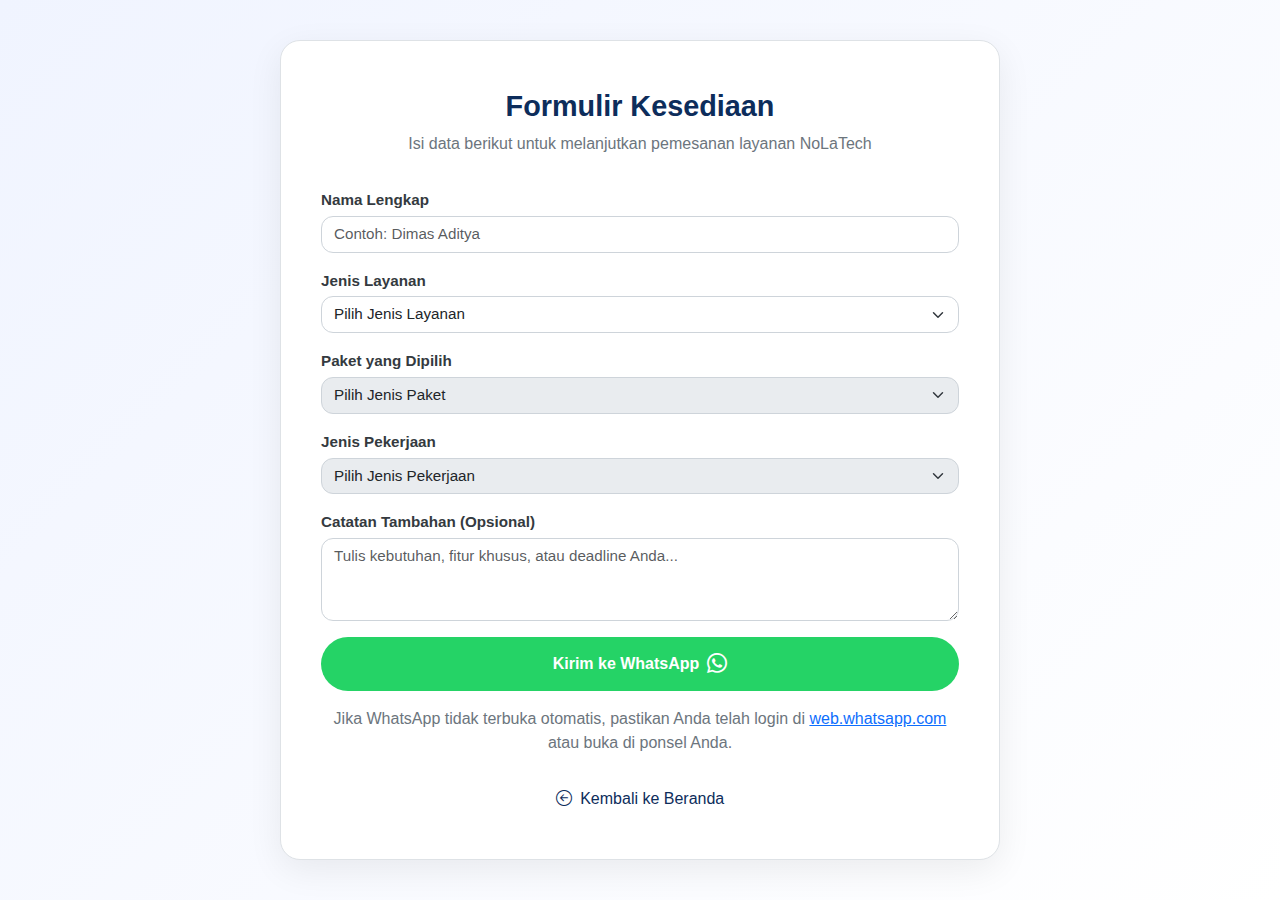
<file: formulir.html>
<!DOCTYPE html>
<html lang="id">
<head>
  <meta charset="UTF-8" />
  <meta name="viewport" content="width=device-width, initial-scale=1.0" />
  <title>NoLaTech - Formulir Kesediaan</title>
  <link rel="icon" href="assets/images/NLRBG.ico" type="image/x-icon">
  <link href="https://cdn.jsdelivr.net/npm/bootstrap@5.3.3/dist/css/bootstrap.min.css" rel="stylesheet" />
  <link href="https://cdn.jsdelivr.net/npm/bootstrap-icons/font/bootstrap-icons.css" rel="stylesheet" />
  <style>
    body {
      background: linear-gradient(135deg, #f0f4ff, #ffffff);
      min-height: 100vh;
      display: flex;
      align-items: center;
      justify-content: center;
      padding: 2rem;
      font-family: "Segoe UI", sans-serif;
    }

    .form-container {
      width: 100%;
      max-width: 720px;
      background: #ffffff;
      padding: 3rem 2.5rem;
      border-radius: 20px;
      box-shadow: 0 10px 35px rgba(0, 0, 0, 0.07);
      border: 1px solid #dee2e6;
      animation: fadeIn 0.6s ease;
    }

    .form-container h2 {
      font-weight: 800;
      color: #0d2d5b;
      font-size: 1.8rem;
      margin-bottom: 0.5rem;
    }

    .form-container p {
      color: #6c757d;
      font-size: 1rem;
      margin-bottom: 2rem;
    }

    .form-label {
      font-weight: 600;
      color: #343a40;
      font-size: 0.95rem;
      margin-bottom: 0.25rem;
    }

    .form-control,
    .form-select,
    textarea {
      border-radius: 12px;
      border: 1px solid #ced4da;
      transition: all 0.3s ease;
      font-size: 0.95rem;
    }

    .form-control:hover,
    .form-select:hover,
    textarea:hover {
      border-color: #a0c4ff;
    }

    .form-control:focus,
    .form-select:focus,
    textarea:focus {
      border-color: #0d6efd;
      box-shadow: 0 0 0 0.25rem rgba(13, 110, 253, 0.12);
    }

    .btn-whatsapp {
      display: inline-flex;
      align-items: center;
      justify-content: center;
      gap: 0.5rem;
      font-weight: 600;
      font-size: 1rem;
      padding: 0.75rem 1rem;
      border-radius: 50px;
      transition: all 0.3s ease;
      background-color: #25d366;
      color: #ffffff;
      border: none;
    }

    .btn-whatsapp:hover {
      background-color: #1ebe5d;
      box-shadow: 0 4px 10px rgba(37, 211, 102, 0.3);
      transform: translateY(-1px);
    }

    .btn-whatsapp i {
      font-size: 1.25rem;
      transition: transform 0.3s ease;
    }

    .btn-whatsapp:hover i {
      transform: rotate(10deg) scale(1.1);
    }

    .btn-back {
      margin-top: 1.5rem;
      display: block;
      text-align: center;
      color: #0d2d5b;
      font-weight: 500;
      text-decoration: none;
      transition: color 0.2s ease;
    }

    .btn-back:hover {
      color: #084298;
      text-decoration: underline;
    }

    .info-wa {
      font-size: 0.875rem;
      color: #6c757d;
      text-align: center;
      margin-top: 1rem;
    }

    @keyframes fadeIn {
      from {
        opacity: 0;
        transform: translateY(20px);
      }
      to {
        opacity: 1;
        transform: translateY(0);
      }
    }

    @media (max-width: 576px) {
      .form-container {
        padding: 2rem 1.5rem;
      }

      .form-container h2 {
        font-size: 1.5rem;
      }
    }

    /* === FINAL DARK MODE SUPPORT FOR FORMULIR === */
    @media (prefers-color-scheme: dark) {
      body {
        background: linear-gradient(135deg, #0a0f1a, #111827);
        color: #e2e8f0;
      }

      .form-container {
        background-color: #1e293b;
        border: 1px solid rgba(255, 255, 255, 0.08);
        box-shadow: 0 8px 30px rgba(0, 229, 255, 0.07);
      }

      .form-container h2 {
        color: #f1f5f9;
      }

      .form-container p {
        color: #94a3b8;
      }

      .form-label {
        color: #cbd5e1;
      }

      .form-control,
      .form-select,
      textarea {
        background-color: #0f172a !important;
        color: #f8fafc !important;
        border: 1px solid #334155;
      }

      .form-control::placeholder,
      textarea::placeholder {
        color: #64748b !important;
        opacity: 1 !important;
      }

      .form-control:focus,
      .form-select:focus,
      textarea:focus {
        background-color: #1e293b !important;
        border-color: #38bdf8 !important;
        box-shadow: 0 0 0 0.25rem rgba(56, 189, 248, 0.2);
        color: #ffffff !important;
      }

      .form-control:disabled,
      .form-select:disabled {
        background-color: #1e293b !important;
        color: #94a3b8 !important;
        border-color: #334155 !important;
        opacity: 0.7;
      }

      .btn-whatsapp {
        background-color: #22c55e;
        color: #0f172a;
        box-shadow: 0 4px 14px rgba(34, 197, 94, 0.25);
      }

      .btn-whatsapp:hover {
        background-color: #16a34a;
        box-shadow: 0 6px 18px rgba(34, 197, 94, 0.35);
        transform: translateY(-2px);
      }

      .btn-back {
        color: #60a5fa;
      }

      .btn-back:hover {
        color: #3b82f6;
        text-decoration: underline;
      }

      .info-wa {
        color: #9ca3af;
      }

      .info-wa a {
        color: #38bdf8;
      }

      .info-wa a:hover {
        color: #0ea5e9;
      }

      /* Autofill background fix */
      input:-webkit-autofill,
      textarea:-webkit-autofill,
      select:-webkit-autofill {
        -webkit-box-shadow: 0 0 0px 1000px #1e293b inset !important;
        box-shadow: 0 0 0px 1000px #1e293b inset !important;
        -webkit-text-fill-color: #f8fafc !important;
      }
    }   
  </style>
</head>
<body>

<div class="form-container">
  <h2 class="text-center">Formulir Kesediaan</h2>
  <p class="text-center">Isi data berikut untuk melanjutkan pemesanan layanan NoLaTech</p>

  <form id="formWa">
    <div class="mb-3">
      <label for="nama" class="form-label">Nama Lengkap</label>
      <input type="text" class="form-control" id="nama" placeholder="Contoh: Dimas Aditya" required />
    </div>

    <!-- Jenis Layanan -->
    <div class="mb-3">
      <label for="layanan" class="form-label">Jenis Layanan</label>
      <select class="form-select" id="layanan" required>
        <option value="">Pilih Jenis Layanan</option>
        <option value="website">Pembuatan Website</option>
        <option value="akademik">Layanan Akademik</option>
      </select>
    </div>

    <!-- Jenis Paket -->
    <div class="mb-3">
      <label for="paket" class="form-label">Paket yang Dipilih</label>
      <select class="form-select" id="paket" name="paket" required disabled>
        <option value="">Pilih Jenis Paket</option>
      </select>
    </div>

    <!-- Jenis Pekerjaan -->
    <div class="mb-3">
      <label for="jenis-pekerjaan" class="form-label">Jenis Pekerjaan</label>
      <select class="form-select" id="jenis-pekerjaan" name="jenis_pekerjaan" required disabled>
        <option value="">Pilih Jenis Pekerjaan</option>
      </select>
    </div>

    <div class="mb-3">
      <label for="pesan" class="form-label">Catatan Tambahan (Opsional)</label>
      <textarea class="form-control" id="pesan" rows="3" placeholder="Tulis kebutuhan, fitur khusus, atau deadline Anda..."></textarea>
    </div>

    <button type="submit" class="btn btn-primary w-100 rounded-pill btn-whatsapp">
      Kirim ke WhatsApp <i class="bi bi-whatsapp"></i>
    </button>
  </form>

  <p class="info-wa">
    Jika WhatsApp tidak terbuka otomatis, pastikan Anda telah login di <a href="https://web.whatsapp.com/" target="_blank">web.whatsapp.com</a> atau buka di ponsel Anda.
  </p>

  <a href="index.html" class="btn-back"><i class="bi bi-arrow-left-circle me-1"></i> Kembali ke Beranda</a>
</div>

<script>
  const paketOptions = {
    website: [
      { value: "Website - Basic", text: "Website - Basic (Rp250.000 – Rp1.000.000)" },
      { value: "Website - Standar", text: "Website - Standar (Rp1.500.000 – Rp3.000.000)" }
    ],
    akademik: [
      { value: "Akademik - Smart Paper", text: "Smart Paper (Rp5.000 – Rp400.000)" },
      { value: "Akademik - Visual Scholar", text: "Visual Scholar (Rp15.000 – Rp500.000)" }
    ]
  };

  const pekerjaanOptions = {
    "Website - Basic": [
      "Personal Branding / Portofolio Pribadi",
      "UMKM (Usaha Mikro Kecil Menengah)",
      "Promosi Produk atau Jasa"
    ],
    "Website - Standar": [
      "Usaha Kecil dan Menengah (UKM) / Bisnis Digital",
      "Promosi Jasa Profesional",
      "Company Profile"
    ],
    "Akademik - Smart Paper": [
      "Penulisan artikel & jurnal",
      "Review / ringkasan jurnal",
      "Formatting sesuai panduan",
      "Cek plagiarisme / Turunkan plagiarisme"
    ],
    "Akademik - Visual Scholar": [
      "Desain presentasi PowerPoint / Canva",
      "Editing video tugas & konten",
      "Ide konten & desain feeds",
      "Infografis & visual akademik"
    ]
  };

  const layananSelect = document.getElementById("layanan");
  const paketSelect = document.getElementById("paket");
  const pekerjaanSelect = document.getElementById("jenis-pekerjaan");

  layananSelect.addEventListener("change", () => {
    const jenis = layananSelect.value;

    paketSelect.innerHTML = '<option value="">Pilih Jenis Paket</option>';
    pekerjaanSelect.innerHTML = '<option value="">Pilih Jenis Pekerjaan</option>';
    pekerjaanSelect.disabled = true;

    if (!jenis || !paketOptions[jenis]) {
      paketSelect.disabled = true;
      return;
    }

    paketOptions[jenis].forEach(opt => {
      const option = document.createElement("option");
      option.value = opt.value;
      option.textContent = opt.text;
      paketSelect.appendChild(option);
    });
    paketSelect.disabled = false;
  });

  paketSelect.addEventListener("change", () => {
    const paket = paketSelect.value;
    pekerjaanSelect.innerHTML = '<option value="">Pilih Jenis Pekerjaan</option>';

    if (!paket || !pekerjaanOptions[paket]) {
      pekerjaanSelect.disabled = true;
      return;
    }

    pekerjaanOptions[paket].forEach(item => {
      const opt = document.createElement("option");
      opt.value = item;
      opt.textContent = item;
      pekerjaanSelect.appendChild(opt);
    });
    pekerjaanSelect.disabled = false;
  });

  document.getElementById("formWa").addEventListener("submit", function (e) {
    e.preventDefault();

    const nama = document.getElementById("nama").value.trim();
    const layanan = layananSelect.options[layananSelect.selectedIndex].text;
    const paket = paketSelect.value;
    const pekerjaan = pekerjaanSelect.value;
    const pesan = document.getElementById("pesan").value.trim();
    const nomor = "6285855017514"; // Ganti dengan nomor WA Anda

    if (!layananSelect.value || !paket || !pekerjaan) {
      alert("Silakan lengkapi semua pilihan terlebih dahulu.");
      return;
    }

    const message = `Halo NoLaTech,%0ASaya *${nama}* bersedia menggunakan layanan NoLaTech.%0A%0A📁 Jenis Layanan: *${layanan}*%0A📦 Paket: *${paket}*%0A💼 Jenis Pekerjaan: *${pekerjaan}*%0A📝 Catatan: ${pesan || "-"}%0A%0ATerima kasih.`;
    const url = `https://api.whatsapp.com/send?phone=${nomor}&text=${message}`;
    window.open(url, '_blank');
  });
</script>

</body>
</html>
</file>
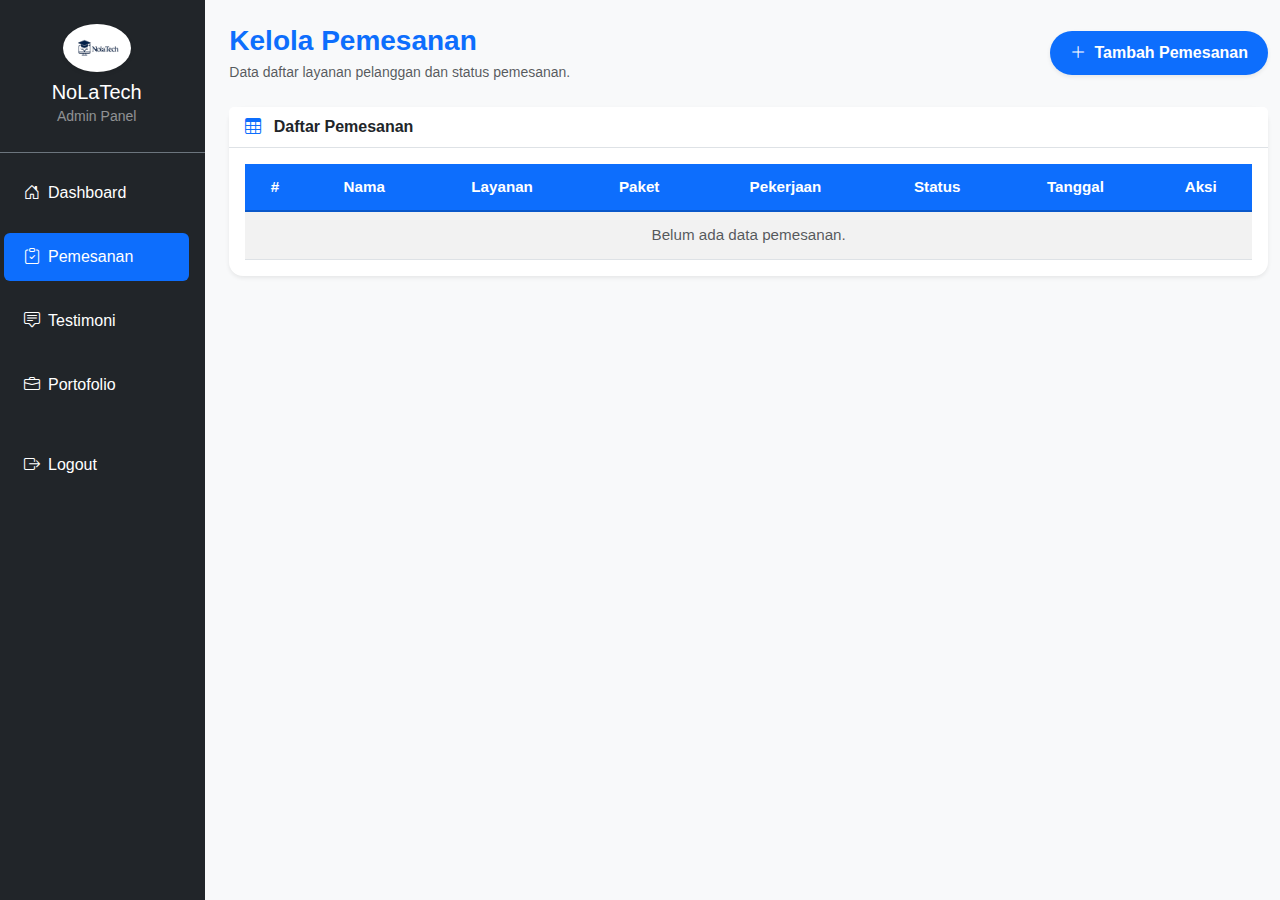
<file: admin/data-pemesanan.html>
<!DOCTYPE html>
<html lang="id">

<head>
  <meta charset="UTF-8" />
  <meta name="viewport" content="width=device-width, initial-scale=1.0" />
  <title>NoLaTech | Kelola Pemesanan</title>
  <link rel="icon" href="../assets/images/NLRBG.ico" type="image/x-icon" />
  <link href="https://cdn.jsdelivr.net/npm/bootstrap@5.3.3/dist/css/bootstrap.min.css" rel="stylesheet" />
  <link href="https://cdn.jsdelivr.net/npm/bootstrap-icons/font/bootstrap-icons.css" rel="stylesheet" />
  <link href="css/admin-style.css" rel="stylesheet" />
</head>

<body>
  <div class="container-fluid">
    <div class="row">
      <!-- Sidebar -->
      <aside class="col-md-3 col-lg-2 bg-dark sidebar text-white p-0">
        <div class="text-center py-4 border-bottom border-secondary">
          <div class="bg-white rounded-circle d-inline-block p-1 shadow-sm">
            <img src="../assets/images/LOGONEW.png" alt="NoLaTech Logo" width="60" class="rounded" />
          </div>
          <h5 class="mb-0 mt-2">NoLaTech</h5>
          <small class="text-white-50">Admin Panel</small>
        </div>
        <ul class="nav flex-column px-3 py-3">
          <li class="nav-item mb-2">
            <a href="dashboard.html" class="nav-link text-white">
              <i class="bi bi-house-door me-2"></i> Dashboard
            </a>
          </li>
          <li class="nav-item mb-2">
            <a href="data-pemesanan.html" class="nav-link active text-white bg-primary rounded">
              <i class="bi bi-clipboard-check me-2"></i> Pemesanan
            </a>
          </li>
          <li class="nav-item mb-2">
            <a href="data-testimoni.html" class="nav-link text-white">
              <i class="bi bi-chat-square-text me-2"></i> Testimoni
            </a>
          </li>
          <li class="nav-item mb-2">
            <a href="data-portofolio.html" class="nav-link text-white">
              <i class="bi bi-briefcase me-2"></i> Portofolio
            </a>
          </li>
          <li class="nav-item mt-3">
            <a href="login.html" class="nav-link text-white">
              <i class="bi bi-box-arrow-right me-2"></i> Logout
            </a>
          </li>
        </ul>
      </aside>

      <!-- Main Content -->
      <main class="col-md-9 col-lg-10 px-4 py-4">
        <div class="d-flex justify-content-between align-items-center mb-4">
          <div>
            <h3 class="fw-bold text-primary mb-1">Kelola Pemesanan</h3>
            <p class="text-muted small mb-0">Data daftar layanan pelanggan dan status pemesanan.</p>
          </div>
          <button class="btn btn-success shadow-sm" id="addOrderBtn">
            <i class="bi bi-plus-lg me-1"></i> Tambah Pemesanan
          </button>
        </div>

        <!-- Tabel Pemesanan -->
        <div class="card border-0 shadow-sm mb-5">
          <div class="card-header bg-white fw-semibold border-bottom">
            <i class="bi bi-table me-2 text-primary"></i> Daftar Pemesanan
          </div>
          <div class="card-body table-responsive">
            <table class="table table-striped align-middle mb-0">
              <thead class="table-dark">
                <tr>
                  <th>#</th>
                  <th>Nama</th>
                  <th>Layanan</th>
                  <th>Paket</th>
                  <th>Pekerjaan</th>
                  <th>Status</th>
                  <th>Tanggal</th>
                  <th>Aksi</th>
                </tr>
              </thead>
              <tbody id="order-list">
                <!-- Diisi oleh JS -->
              </tbody>
            </table>
          </div>
        </div>
      </main>
    </div>
  </div>

  <!-- Modal Tambah/Edit -->
  <div class="modal fade" id="orderModal" tabindex="-1" aria-labelledby="orderModalLabel" aria-hidden="true">
    <div class="modal-dialog">
      <div class="modal-content shadow">
        <div class="modal-header bg-primary text-white">
          <h5 class="modal-title" id="orderModalLabel">Tambah Pemesanan</h5>
          <button type="button" class="btn-close btn-close-white" data-bs-dismiss="modal" aria-label="Tutup"></button>
        </div>
        <div class="modal-body">
          <form id="orderForm">
            <div class="mb-3">
              <label for="customerName" class="form-label">Nama Pelanggan</label>
              <input type="text" class="form-control" id="customerName" required />
            </div>
            <div class="mb-3">
              <label for="orderService" class="form-label">Jenis Layanan</label>
              <select class="form-select" id="orderService" required>
                <option value="" disabled selected>Pilih Layanan</option>
                <option value="website">Pembuatan Website</option>
                <option value="akademik">Layanan Akademik</option>
              </select>
            </div>
            <div class="mb-3">
              <label for="orderPackage" class="form-label">Paket</label>
              <input type="text" class="form-control" id="orderPackage" />
            </div>
            <div class="mb-3">
              <label for="orderJob" class="form-label">Jenis Pekerjaan</label>
              <input type="text" class="form-control" id="orderJob" />
            </div>
            <div class="mb-3">
              <label for="orderStatus" class="form-label">Status</label>
              <select class="form-select" id="orderStatus" required>
                <option value="pending">Pending</option>
                <option value="completed">Selesai</option>
              </select>
            </div>
            <div class="mb-3">
              <label for="orderDate" class="form-label">Tanggal Pemesanan</label>
              <input type="date" class="form-control" id="orderDate" required />
            </div>
            <div class="d-grid">
              <button type="submit" class="btn btn-primary">
                <i class="bi bi-save me-1"></i> Simpan Pemesanan
              </button>
            </div>
          </form>
        </div>
      </div>
    </div>
  </div>

  <!-- Scripts -->
  <script src="https://cdn.jsdelivr.net/npm/bootstrap@5.3.3/dist/js/bootstrap.bundle.min.js"></script>
  <script src="js/pemesanan.js"></script>
</body>

</html>
</file>
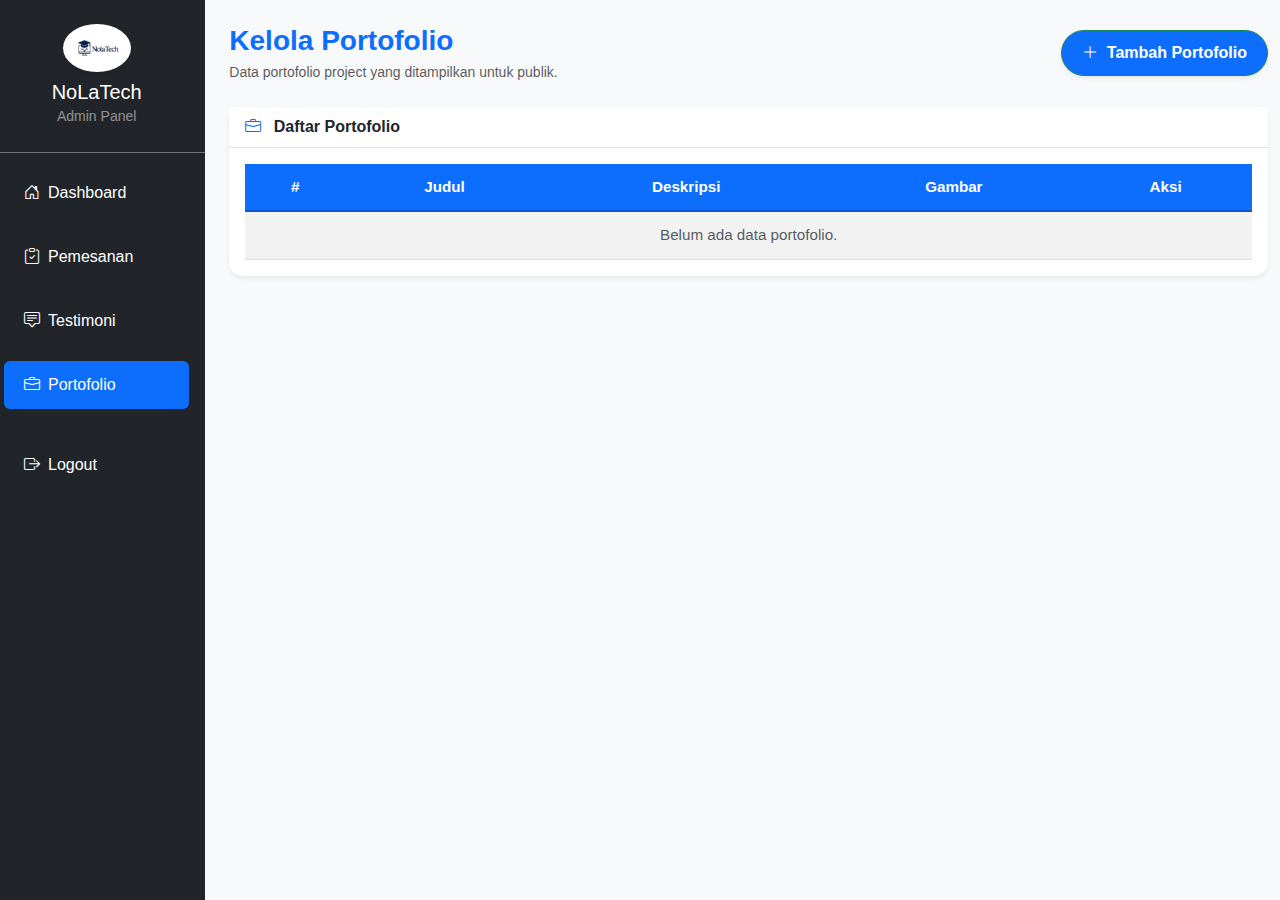
<file: admin/data-portofolio.html>
<!DOCTYPE html>
<html lang="id">
<head>
  <meta charset="UTF-8" />
  <meta name="viewport" content="width=device-width, initial-scale=1.0" />
  <title>NoLaTech | Kelola Portofolio</title>
  <link rel="icon" href="../assets/images/NLRBG.ico" type="image/x-icon" />
  <link href="https://cdn.jsdelivr.net/npm/bootstrap@5.3.3/dist/css/bootstrap.min.css" rel="stylesheet" />
  <link href="https://cdn.jsdelivr.net/npm/bootstrap-icons/font/bootstrap-icons.css" rel="stylesheet" />
  <link href="css/admin-style.css" rel="stylesheet" />
</head>

<body>
  <div class="container-fluid">
    <div class="row">
      <!-- Sidebar -->
      <aside class="col-md-3 col-lg-2 bg-dark sidebar text-white p-0">
        <div class="text-center py-4 border-bottom border-secondary">
          <div class="bg-white rounded-circle d-inline-block p-1 shadow-sm">
            <img src="../assets/images/LOGONEW.png" alt="NoLaTech Logo" width="60" class="rounded" />
          </div>
          <h5 class="mb-0 mt-2">NoLaTech</h5>
          <small class="text-white-50">Admin Panel</small>
        </div>
        <ul class="nav flex-column px-3 py-3">
          <li class="nav-item mb-2">
            <a href="dashboard.html" class="nav-link text-white">
              <i class="bi bi-house-door me-2"></i> Dashboard
            </a>
          </li>
          <li class="nav-item mb-2">
            <a href="data-pemesanan.html" class="nav-link text-white">
              <i class="bi bi-clipboard-check me-2"></i> Pemesanan
            </a>
          </li>
          <li class="nav-item mb-2">
            <a href="data-testimoni.html" class="nav-link text-white">
              <i class="bi bi-chat-square-text me-2"></i> Testimoni
            </a>
          </li>
          <li class="nav-item mb-2">
            <a href="data-portofolio.html" class="nav-link active text-white bg-primary rounded">
              <i class="bi bi-briefcase me-2"></i> Portofolio
            </a>
          </li>
          <li class="nav-item mt-3">
            <a href="login.html" class="nav-link text-white">
              <i class="bi bi-box-arrow-right me-2"></i> Logout
            </a>
          </li>
        </ul>
      </aside>

      <!-- Main Content -->
      <main class="col-md-9 col-lg-10 px-4 py-4">
        <div class="d-flex justify-content-between align-items-center mb-4">
          <div>
            <h3 class="fw-bold text-primary mb-1">Kelola Portofolio</h3>
            <p class="text-muted small mb-0">Data portofolio project yang ditampilkan untuk publik.</p>
          </div>
          <button class="btn btn-success shadow-sm" id="addPortofolioBtn">
            <i class="bi bi-plus-lg me-1"></i> Tambah Portofolio
          </button>
        </div>

        <!-- Tabel Portofolio -->
        <div class="card border-0 shadow-sm mb-5">
          <div class="card-header bg-white fw-semibold border-bottom">
            <i class="bi bi-briefcase me-2 text-primary"></i> Daftar Portofolio
          </div>
          <div class="card-body table-responsive">
            <table class="table table-striped align-middle mb-0">
              <thead class="table-dark">
                <tr>
                  <th>#</th>
                  <th>Judul</th>
                  <th>Deskripsi</th>
                  <th>Gambar</th>
                  <th>Aksi</th>
                </tr>
              </thead>
              <tbody id="portofolio-list">
                <!-- Diisi oleh JavaScript -->
              </tbody>
            </table>
          </div>
        </div>
      </main>
    </div>
  </div>

  <!-- Modal Tambah/Edit Portofolio -->
  <div class="modal fade" id="portofolioModal" tabindex="-1" aria-labelledby="portofolioModalLabel" aria-hidden="true">
    <div class="modal-dialog">
      <div class="modal-content shadow">
        <div class="modal-header bg-primary text-white">
          <h5 class="modal-title" id="portofolioModalLabel">Tambah Portofolio</h5>
          <button type="button" class="btn-close btn-close-white" data-bs-dismiss="modal" aria-label="Tutup"></button>
        </div>
        <div class="modal-body">
          <form id="portofolioForm" enctype="multipart/form-data">
            <div class="mb-3">
              <label for="portofolioTitle" class="form-label">Judul Portofolio</label>
              <input type="text" class="form-control" id="portofolioTitle" required />
            </div>
            <div class="mb-3">
              <label for="portofolioDescription" class="form-label">Deskripsi</label>
              <textarea class="form-control" id="portofolioDescription" rows="3" required></textarea>
            </div>
            <div class="mb-3">
              <label for="portofolioImage" class="form-label">Gambar</label>
              <input type="file" class="form-control" id="portofolioImage" accept="image/*" required />
            </div>
            <div class="d-grid">
              <button type="submit" class="btn btn-primary">
                <i class="bi bi-save me-1"></i> Simpan Portofolio
              </button>
            </div>
          </form>
        </div>
      </div>
    </div>
  </div>

  <!-- Script Bootstrap dan Portofolio -->
  <script src="https://cdn.jsdelivr.net/npm/bootstrap@5.3.3/dist/js/bootstrap.bundle.min.js"></script>
  <script src="js/portofolio.js"></script>
</body>
</html>
</file>
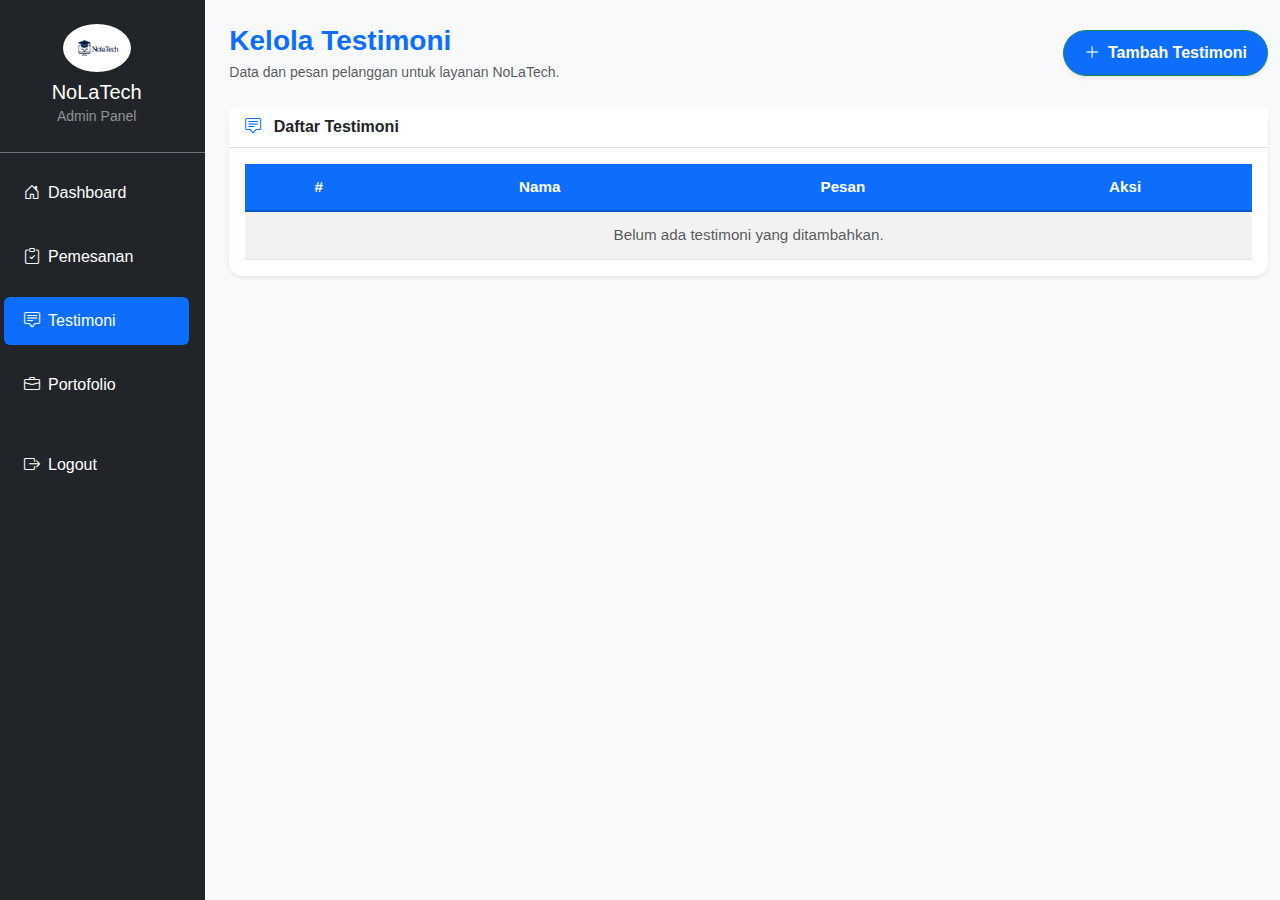
<file: admin/data-testimoni.html>
<!DOCTYPE html>
<html lang="id">

<head>
  <meta charset="UTF-8" />
  <meta name="viewport" content="width=device-width, initial-scale=1.0" />
  <title>NoLaTech | Kelola Testimoni</title>
  <link rel="icon" href="../assets/images/NLRBG.ico" type="image/x-icon" />
  <link href="https://cdn.jsdelivr.net/npm/bootstrap@5.3.3/dist/css/bootstrap.min.css" rel="stylesheet" />
  <link href="https://cdn.jsdelivr.net/npm/bootstrap-icons/font/bootstrap-icons.css" rel="stylesheet" />
  <link href="css/admin-style.css" rel="stylesheet" />
</head>

<body>
  <div class="container-fluid">
    <div class="row">
      <!-- Sidebar -->
      <aside class="col-md-3 col-lg-2 bg-dark sidebar text-white p-0">
        <div class="text-center py-4 border-bottom border-secondary">
          <div class="bg-white rounded-circle d-inline-block p-1 shadow-sm">
            <img src="../assets/images/LOGONEW.png" alt="NoLaTech Logo" width="60" class="rounded" />
          </div>
          <h5 class="mb-0 mt-2">NoLaTech</h5>
          <small class="text-white-50">Admin Panel</small>
        </div>
        <ul class="nav flex-column px-3 py-3">
          <li class="nav-item mb-2">
            <a href="dashboard.html" class="nav-link text-white">
              <i class="bi bi-house-door me-2"></i> Dashboard
            </a>
          </li>
          <li class="nav-item mb-2">
            <a href="data-pemesanan.html" class="nav-link text-white">
              <i class="bi bi-clipboard-check me-2"></i> Pemesanan
            </a>
          </li>
          <li class="nav-item mb-2">
            <a href="data-testimoni.html" class="nav-link active text-white bg-primary rounded">
              <i class="bi bi-chat-square-text me-2"></i> Testimoni
            </a>
          </li>
          <li class="nav-item mb-2">
            <a href="data-portofolio.html" class="nav-link text-white">
              <i class="bi bi-briefcase me-2"></i> Portofolio
            </a>
          </li>
          <li class="nav-item mt-3">
            <a href="login.html" class="nav-link text-white">
              <i class="bi bi-box-arrow-right me-2"></i> Logout
            </a>
          </li>
        </ul>
      </aside>

      <!-- Main Content -->
      <main class="col-md-9 col-lg-10 px-4 py-4">
        <div class="d-flex justify-content-between align-items-center mb-4">
          <div>
            <h3 class="fw-bold text-primary mb-1">Kelola Testimoni</h3>
            <p class="text-muted small mb-0">Data dan pesan pelanggan untuk layanan NoLaTech.</p>
          </div>
          <button class="btn btn-success shadow-sm" id="addTestimoniBtn">
            <i class="bi bi-plus-lg me-1"></i> Tambah Testimoni
          </button>
        </div>

        <!-- Tabel Testimoni -->
        <div class="card border-0 shadow-sm mb-5">
          <div class="card-header bg-white fw-semibold border-bottom">
            <i class="bi bi-chat-square-text me-2 text-primary"></i> Daftar Testimoni
          </div>
          <div class="card-body table-responsive">
            <table class="table table-striped align-middle mb-0">
              <thead class="table-dark">
                <tr>
                  <th scope="col">#</th>
                  <th scope="col">Nama</th>
                  <th scope="col">Pesan</th>
                  <th scope="col">Aksi</th>
                </tr>
              </thead>
              <tbody id="testimoni-list">
                <!-- Diisi oleh JS -->
              </tbody>
            </table>
          </div>
        </div>
      </main>
    </div>
  </div>

  <!-- Modal Tambah/Edit Testimoni -->
  <div class="modal fade" id="testimoniModal" tabindex="-1" aria-labelledby="testimoniModalLabel" aria-hidden="true">
    <div class="modal-dialog">
      <div class="modal-content shadow">
        <div class="modal-header bg-primary text-white">
          <h5 class="modal-title" id="testimoniModalLabel">Tambah Testimoni</h5>
          <button type="button" class="btn-close btn-close-white" data-bs-dismiss="modal" aria-label="Tutup"></button>
        </div>
        <div class="modal-body">
          <form id="testimoniForm">
            <div class="mb-3">
              <label for="testiName" class="form-label">Nama</label>
              <input type="text" class="form-control" id="testiName" required />
            </div>
            <div class="mb-3">
              <label for="testiMessage" class="form-label">Pesan</label>
              <textarea class="form-control" id="testiMessage" rows="3" required></textarea>
            </div>
            <div class="d-grid">
              <button type="submit" class="btn btn-primary">
                <i class="bi bi-send-check me-1"></i> Simpan Testimoni
              </button>
            </div>
          </form>
        </div>
      </div>
    </div>
  </div>

  <!-- Scripts -->
  <script src="https://cdn.jsdelivr.net/npm/bootstrap@5.3.3/dist/js/bootstrap.bundle.min.js"></script>
  <script src="js/testimoni.js"></script>
</body>

</html>
</file>
<file: admin/css/admin-style.css>
/* ==================================================
   Start Tampilan Login Admin - NoLaTech
================================================== */

/* Global */
html, body {
  height: 100%;
  margin: 0;
  padding: 0;
}

body {
  background-color: #f4f7fc;
  font-family: Arial, sans-serif;
  color: #333;
  display: flex;
  align-items: center;
  justify-content: center;
}

/* Login Box */
.login-container {
  background-color: white;
  border-radius: 15px;
  box-shadow: 0 4px 10px rgba(0, 0, 0, 0.1);
  max-width: 400px;
  width: 100%;
  padding: 40px;
}

/* Heading */
.login-container h2 {
  color: #0d6efd;
  font-weight: 700;
  margin-bottom: 1.5rem;
  text-align: center;
}

/* Labels & Input */
label {
  font-weight: 600;
}

input {
  font-size: 1rem;
}

input[type="password"] {
  padding-right: 40px;
}

/* Button */
button {
  background-color: #0d6efd;
  color: white;
  border: none;
  padding: 10px;
  font-size: 1rem;
  font-weight: 600;
  transition: background-color 0.3s ease;
}

button:hover {
  background-color: #084298;
}

/* Hide/Show password (optional feature) */
#togglePassword {
  position: absolute;
  right: 10px;
  top: 50%;
  transform: translateY(-50%);
  border: none;
  background: none;
  cursor: pointer;
  color: #333;
  font-size: 1.2rem;
}

#togglePassword i {
  font-size: 1.2rem;
}

/* Responsive */
@media (max-width: 768px) {
  .login-container {
    padding: 25px;
  }
}

/* ==================================================
   End Tampilan Login Admin
================================================== */


/* ==================================================
   Tampilan Dashboard Admin - Versi Premium Final
================================================== */

/* -----------------------------
   Global Styling
----------------------------- */
body {
  font-family: 'Poppins', sans-serif;
  background-color: #f0f4f7;
  color: #2c3e50;
  margin: 0;
  padding: 0;
  overflow-x: hidden;
}

.container-fluid {
  padding-left: 0;
  padding-right: 0;
}

/* -----------------------------
   Sidebar Styling
----------------------------- */
.sidebar {
  background-color: #2c3e50;
  min-height: 100vh;
  transition: all 0.3s ease-in-out;
  z-index: 1050;
}

.sidebar .nav-link {
  color: #ecf0f1;
  font-weight: 500;
  padding: 12px 20px;
  margin-bottom: 8px;
  border-radius: 30px;
  display: flex;
  align-items: center;
  transition: background-color 0.3s ease;
}

.sidebar .nav-link:hover {
  background-color: #0d6efd;
  color: #fff;
}

.sidebar .nav-link.active {
  background-color: #0d6efd;
  color: #fff;
}

.sidebar .logo-wrapper {
  text-align: center;
  padding: 2rem 1rem 1rem;
  border-bottom: 1px solid #444;
}

.logo-wrapper img {
  width: 60px;
  border-radius: 10px;
  background-color: #fff;
  padding: 6px;
  box-shadow: 0 2px 6px rgba(0, 0, 0, 0.2);
}

/* -----------------------------
   Main Content Area
----------------------------- */
main {
  padding: 20px;
  background-color: #f8f9fa;
}

/* -----------------------------
   Statistik Cards
----------------------------- */
.card {
  border-radius: 14px;
  background-color: #ffffff;
  box-shadow: 0 4px 16px rgba(0, 0, 0, 0.07);
  transition: transform 0.3s ease, box-shadow 0.3s ease;
  animation: fadeIn 0.5s ease-out;
}

.card:hover {
  transform: translateY(-4px);
  box-shadow: 0 6px 24px rgba(0, 0, 0, 0.12);
}

.gradient-card {
  text-align: center;
  padding: 30px 20px;
}

.glow-icon {
  font-size: 3rem;
  text-shadow: 0 0 12px rgba(0, 0, 0, 0.1);
  margin-bottom: 1rem;
}

.gradient-blue {
  background: linear-gradient(135deg, #6dd5fa, #2980b9);
  color: #fff;
}

.gradient-green {
  background: linear-gradient(135deg, #a1ffce, #00c9ff);
  color: #fff;
}

.gradient-purple {
  background: linear-gradient(135deg, #c2e9fb, #a18cd1);
  color: #fff;
}

/* -----------------------------
   Grafik Card
----------------------------- */
.card .card-header {
  background-color: #ffffff;
  font-weight: 600;
  font-size: 1rem;
}

canvas {
  max-width: 100%;
  height: auto;
}

/* -----------------------------
   Footer
----------------------------- */
footer {
  background-color: transparent;
  color: #7f8c8d;
  padding: 1rem;
  text-align: center;
  font-size: 0.85rem;
}

/* -----------------------------
   Sidebar Toggle Mobile
----------------------------- */
.sidebar-toggle {
  cursor: pointer;
  font-size: 1.8rem;
  color: #2c3e50;
  margin-left: 10px;
}

/* Overlay for Sidebar Mobile */
.overlay {
  display: none;
  position: fixed;
  top: 0;
  left: 0;
  height: 100%;
  width: 100%;
  background-color: rgba(0, 0, 0, 0.4);
  z-index: 1049;
}

.overlay.show {
  display: block;
}

/* -----------------------------
   Animations
----------------------------- */
@keyframes fadeIn {
  0% {
    opacity: 0;
    transform: translateY(10px);
  }
  100% {
    opacity: 1;
    transform: translateY(0);
  }
}

/* -----------------------------
   Responsive Adjustments
----------------------------- */
@media (max-width: 768px) {
  .sidebar {
    position: fixed;
    top: 0;
    left: -250px;
    width: 250px;
    height: 100%;
    display: block;
    transition: left 0.3s ease;
  }

  .sidebar.active {
    left: 0;
  }

  main {
    padding-top: 1rem;
  }

  .card {
    margin-bottom: 1.25rem;
  }

  .glow-icon {
    font-size: 2.5rem;
  }
}

/* ==================================================
   End Tampilan Dashboard Premium
================================================== */

/* ==================================================
   Start Testimoni - Kelola Testimoni
================================================== */

/* -------------------------------
   Modal Styling Testimoni
------------------------------- */
#testimoniModal .modal-dialog {
  max-width: 500px;
}

#testimoniModal .modal-header {
  background-color: #0d6efd;
  color: #ffffff;
  border-bottom: none;
}

#testimoniModal .modal-title {
  font-weight: 600;
}

#testimoniModal .btn-close {
  filter: brightness(0) invert(1);
}

/* -------------------------------
   Form Styling Testimoni
------------------------------- */
#testimoniForm .form-label {
  font-weight: 500;
  color: #2c3e50;
}

#testimoniForm .form-control,
#testimoniForm textarea {
  border-radius: 8px;
  box-shadow: none;
  transition: border-color 0.2s ease;
}

#testimoniForm .form-control:focus,
#testimoniForm textarea:focus {
  border-color: #0d6efd;
  box-shadow: 0 0 0 0.2rem rgba(13, 110, 253, 0.25);
}

/* -------------------------------
   Tabel Testimoni Styling
------------------------------- */
.table th,
.table td {
  text-align: center;
  vertical-align: middle;
}

.table th {
  background-color: #0d6efd;
  color: #ffffff;
  border-bottom: 2px solid #0a58ca;
}

.table td {
  background-color: #ffffff;
  color: #2c3e50;
}

/* -------------------------------
   Tombol Tambah Testimoni
------------------------------- */
#addTestimoniBtn {
  font-size: 1rem;
  padding: 10px 20px;
  font-weight: 600;
  border-radius: 50px;
  background-color: #0d6efd;
  box-shadow: 0 4px 12px rgba(13, 110, 253, 0.2);
  transition: background-color 0.3s ease, transform 0.2s ease;
}

#addTestimoniBtn:hover {
  background-color: #0b5ed7;
  transform: scale(1.03);
}

/* -------------------------------
   Responsiveness
------------------------------- */
@media (max-width: 768px) {
  #addTestimoniBtn {
    width: 100%;
    margin-top: 1rem;
  }
}

/* ==================================================
   End Testimoni
================================================== */

/* ==================================================
   Start Portofolio - Kelola Portofolio
================================================== */

/* -----------------------------
   Modal Styling
----------------------------- */
#portofolioModal .modal-dialog {
  max-width: 600px;
}

#portofolioModal .modal-header {
  background-color: #0d6efd;
  color: #ffffff;
  border-bottom: none;
}

#portofolioModal .modal-title {
  font-weight: 600;
}

#portofolioModal .btn-close {
  filter: brightness(0) invert(1);
}

/* -----------------------------
   Form Styling
----------------------------- */
#portofolioForm .form-label {
  font-weight: 500;
  color: #2c3e50;
}

#portofolioForm .form-control,
#portofolioForm textarea {
  border-radius: 8px;
  box-shadow: none;
  transition: border-color 0.2s ease;
}

#portofolioForm .form-control:focus,
#portofolioForm textarea:focus {
  border-color: #0d6efd;
  box-shadow: 0 0 0 0.2rem rgba(13, 110, 253, 0.25);
}

/* -----------------------------
   Tabel Portofolio
----------------------------- */
.table th,
.table td {
  text-align: center;
  vertical-align: middle;
}

.table th {
  background-color: #0d6efd;
  color: white;
  border-bottom: 2px solid #0a58ca;
}

.table td {
  background-color: #ffffff;
  color: #2c3e50;
}

/* -----------------------------
   Gambar dalam Tabel
----------------------------- */
#portofolio-list img {
  width: 100px;
  height: auto;
  object-fit: cover;
  border-radius: 6px;
  box-shadow: 0 2px 6px rgba(0, 0, 0, 0.1);
}

/* -----------------------------
   Tombol Tambah Portofolio
----------------------------- */
#addPortofolioBtn {
  font-size: 1rem;
  padding: 10px 20px;
  font-weight: 600;
  border-radius: 50px;
  background-color: #0d6efd;
  box-shadow: 0 4px 12px rgba(13, 110, 253, 0.2);
  transition: background-color 0.3s ease, transform 0.2s ease;
}

#addPortofolioBtn:hover {
  background-color: #0b5ed7;
  transform: scale(1.03);
}

/* -----------------------------
   Responsiveness
----------------------------- */
@media (max-width: 768px) {
  #addPortofolioBtn {
    width: 100%;
    margin-top: 1rem;
  }

  #portofolio-list img {
    width: 80px;
  }
}

/* ==================================================
   End Portofolio
================================================== */

/* ==================================================
   Start Order - Kelola Pemesanan
================================================== */

/* ---------------
   Modal Styling
---------------- */
#orderModal .modal-dialog {
  max-width: 600px;
}

#orderModal .modal-header {
  background-color: #0d6efd;
  color: #ffffff;
  border-bottom: none;
}

#orderModal .modal-title {
  font-weight: 600;
}

#orderModal .btn-close {
  filter: brightness(0) invert(1);
}

/* ---------------
   Form Styling
---------------- */
#orderForm .form-label {
  font-weight: 500;
  color: #2c3e50;
}

#orderForm .form-control,
#orderForm .form-select {
  border-radius: 10px;
  box-shadow: none;
  transition: border-color 0.2s ease;
  font-size: 0.95rem;
  padding: 10px 14px;
}

#orderForm .form-control:focus,
#orderForm .form-select:focus {
  border-color: #0d6efd;
  box-shadow: 0 0 0 0.25rem rgba(13, 110, 253, 0.15);
}

/* ---------------
   Tabel Styling
---------------- */
.table th,
.table td {
  text-align: center;
  vertical-align: middle;
  padding: 0.75rem;
}

.table th {
  background-color: #0d6efd;
  color: #ffffff;
  border-bottom: 2px solid #0a58ca;
  font-weight: 600;
  font-size: 0.95rem;
}

.table td {
  background-color: #ffffff;
  color: #2c3e50;
  font-size: 0.95rem;
}

/* ---------------
   Tombol Aksi
---------------- */
#addOrderBtn {
  font-size: 1rem;
  padding: 10px 20px;
  font-weight: 600;
  border-radius: 50px;
  background-color: #0d6efd;
  color: #ffffff;
  border: none;
  box-shadow: 0 4px 12px rgba(25, 135, 84, 0.2);
  transition: background-color 0.3s ease, transform 0.2s ease;
}

#addOrderBtn:hover {
  background-color: #0d6efd;
  transform: scale(1.03);
}

/* ---------------
   Button Table Actions
---------------- */
.btn-warning,
.btn-danger {
  font-size: 0.875rem;
  padding: 6px 12px;
  border-radius: 8px;
  font-weight: 500;
}

.btn-warning {
  background-color: #ffc107;
  border: none;
}

.btn-warning:hover {
  background-color: #e0a800;
}

.btn-danger {
  background-color: #dc3545;
  border: none;
}

.btn-danger:hover {
  background-color: #bb2d3b;
}

/* ---------------
   Responsiveness
---------------- */
@media (max-width: 768px) {
  #addOrderBtn {
    width: 100%;
    margin-top: 1rem;
  }

  .table th,
  .table td {
    font-size: 0.85rem;
    padding: 0.5rem;
  }

  #orderModal .modal-dialog {
    max-width: 95%;
  }
}

/* ==================================================
   End Order
================================================== */
</file>
